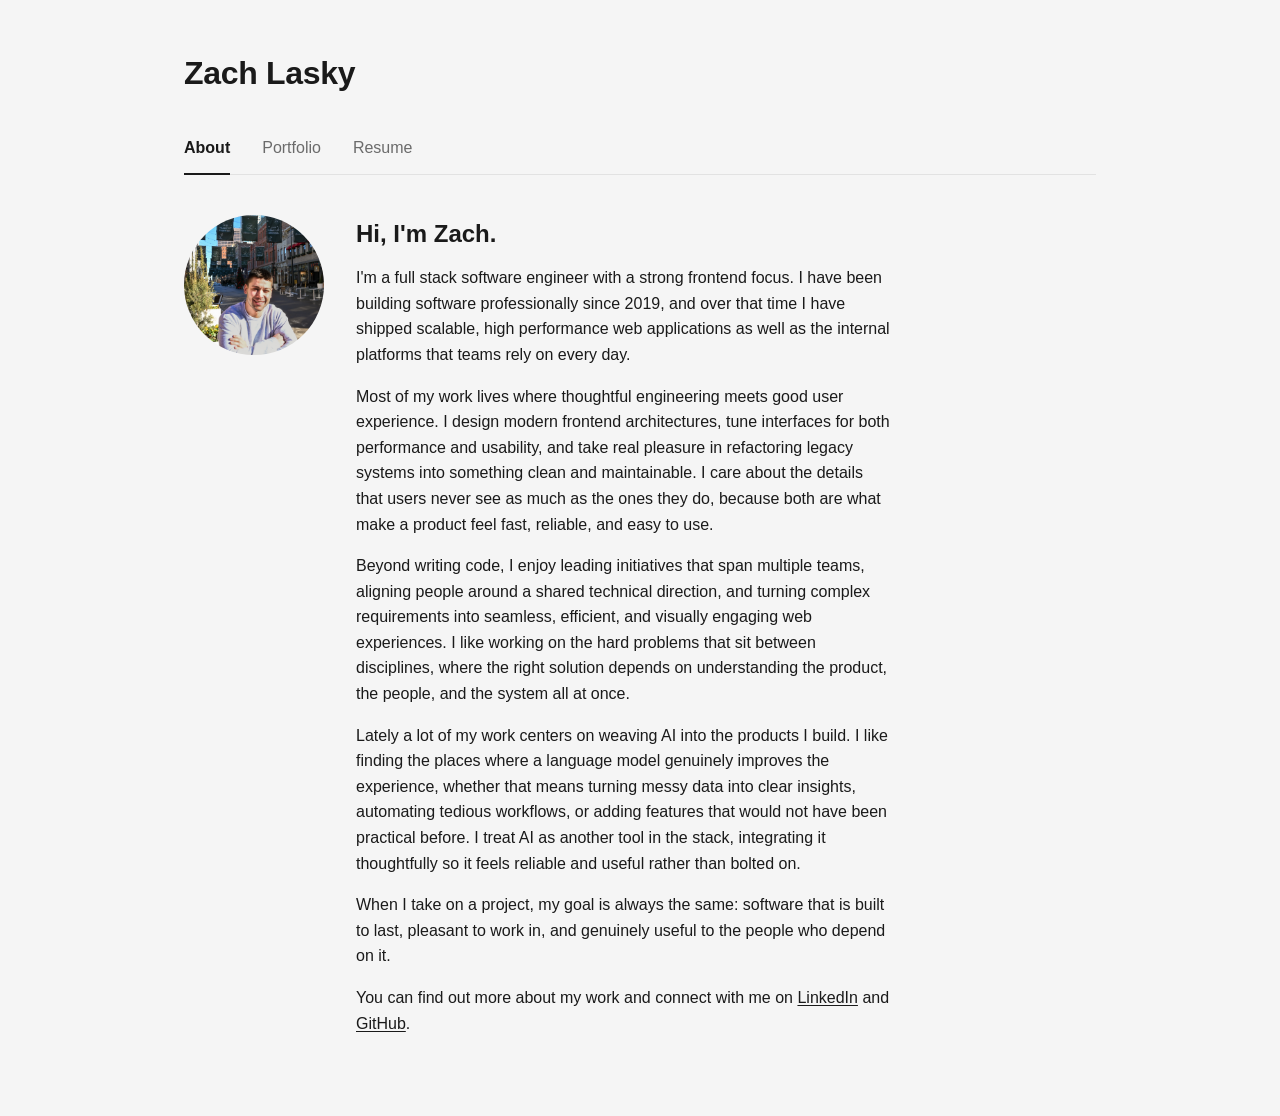
<file: index.html>
<!doctype html>
<html lang="en">
  <head>
    <meta charset="UTF-8" />
    <meta name="viewport" content="width=device-width, initial-scale=1.0" />
    <title>Zach Lasky — About</title>
    <link rel="icon" type="image/png" href="assets/logo.png" />
    <link rel="stylesheet" href="styles.css" />
  </head>
  <body>
    <div class="container">
      <header>
        <h1><a href="index.html">Zach Lasky</a></h1>
        <nav>
          <a href="index.html" class="active">About</a>
          <a href="portfolio.html">Portfolio</a>
          <a href="resume.html">Resume</a>
        </nav>
      </header>

      <main>
        <section class="about">
          <div class="photo">
            <img src="assets/avatar.jpg" alt="Zach Lasky" />
          </div>
          <div class="bio">
            <h2>Hi, I'm Zach.</h2>
            <p>
              I'm a full stack software engineer with a strong frontend focus. I have been building
              software professionally since 2019, and over that time I have shipped scalable, high
              performance web applications as well as the internal platforms that teams rely on
              every day.
            </p>
            <p>
              Most of my work lives where thoughtful engineering meets good user experience. I
              design modern frontend architectures, tune interfaces for both performance and
              usability, and take real pleasure in refactoring legacy systems into something clean
              and maintainable. I care about the details that users never see as much as the ones
              they do, because both are what make a product feel fast, reliable, and easy to use.
            </p>
            <p>
              Beyond writing code, I enjoy leading initiatives that span multiple teams, aligning
              people around a shared technical direction, and turning complex requirements into
              seamless, efficient, and visually engaging web experiences. I like working on the hard
              problems that sit between disciplines, where the right solution depends on
              understanding the product, the people, and the system all at once.
            </p>
            <p>
              Lately a lot of my work centers on weaving AI into the products I build. I like
              finding the places where a language model genuinely improves the experience, whether
              that means turning messy data into clear insights, automating tedious workflows, or
              adding features that would not have been practical before. I treat AI as another tool
              in the stack, integrating it thoughtfully so it feels reliable and useful rather than
              bolted on.
            </p>
            <p>
              When I take on a project, my goal is always the same: software that is built to last,
              pleasant to work in, and genuinely useful to the people who depend on it.
            </p>
            <p>
              You can find out more about my work and connect with me on
              <a href="https://www.linkedin.com/in/zach-lasky" target="_blank" rel="noopener"
                >LinkedIn</a
              >
              and
              <a href="https://github.com/zachlasky" target="_blank" rel="noopener">GitHub</a>.
            </p>
          </div>
        </section>
      </main>
    </div>
  </body>
</html>
</file>
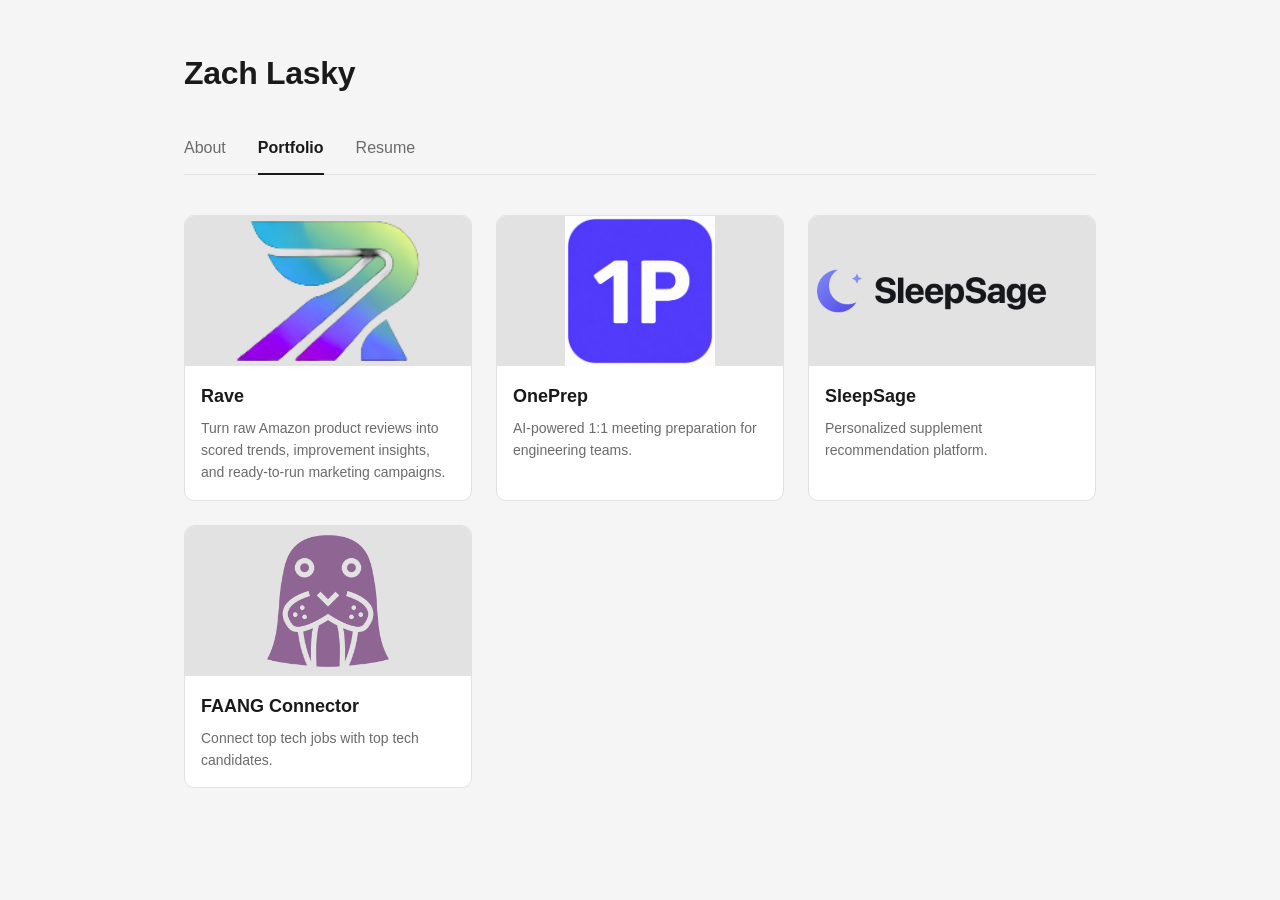
<file: portfolio.html>
<!doctype html>
<html lang="en">
  <head>
    <meta charset="UTF-8" />
    <meta name="viewport" content="width=device-width, initial-scale=1.0" />
    <title>Zach Lasky — Portfolio</title>
    <link rel="icon" type="image/png" href="assets/logo.png" />
    <link rel="stylesheet" href="styles.css" />
  </head>
  <body>
    <div class="container">
      <header>
        <h1><a href="index.html">Zach Lasky</a></h1>
        <nav>
          <a href="index.html">About</a>
          <a href="portfolio.html" class="active">Portfolio</a>
          <a href="resume.html">Resume</a>
        </nav>
      </header>

      <main>
        <div class="grid">
          <a class="card" href="https://github.com/zachlasky/rave" target="_blank" rel="noopener">
            <div class="thumb">
              <img src="assets/rave.png" alt="Rave project screenshot" />
            </div>
            <div class="body">
              <h3>Rave</h3>
              <p>
                Turn raw Amazon product reviews into scored trends, improvement insights, and
                ready-to-run marketing campaigns.
              </p>
            </div>
          </a>

          <a
            class="card"
            href="https://github.com/zachlasky/oneprep"
            target="_blank"
            rel="noopener"
          >
            <div class="thumb">
              <img src="assets/oneprep.png" alt="OnePrep project screenshot" />
            </div>
            <div class="body">
              <h3>OnePrep</h3>
              <p>AI-powered 1:1 meeting preparation for engineering teams.</p>
            </div>
          </a>

          <a
            class="card"
            href="https://github.com/zachlasky/sleepsage"
            target="_blank"
            rel="noopener"
          >
            <div class="thumb">
              <img src="assets/sleepsage.png" alt="SleepSage project screenshot" />
            </div>
            <div class="body">
              <h3>SleepSage</h3>
              <p>Personalized supplement recommendation platform.</p>
            </div>
          </a>

          <a
            class="card"
            href="https://github.com/zachlasky/faangconnector"
            target="_blank"
            rel="noopener"
          >
            <div class="thumb">
              <img src="assets/faangconnector.png" alt="Faang Connector project screenshot" />
            </div>
            <div class="body">
              <h3>FAANG Connector</h3>
              <p>Connect top tech jobs with top tech candidates.</p>
            </div>
          </a>
        </div>
      </main>
    </div>
  </body>
</html>
</file>
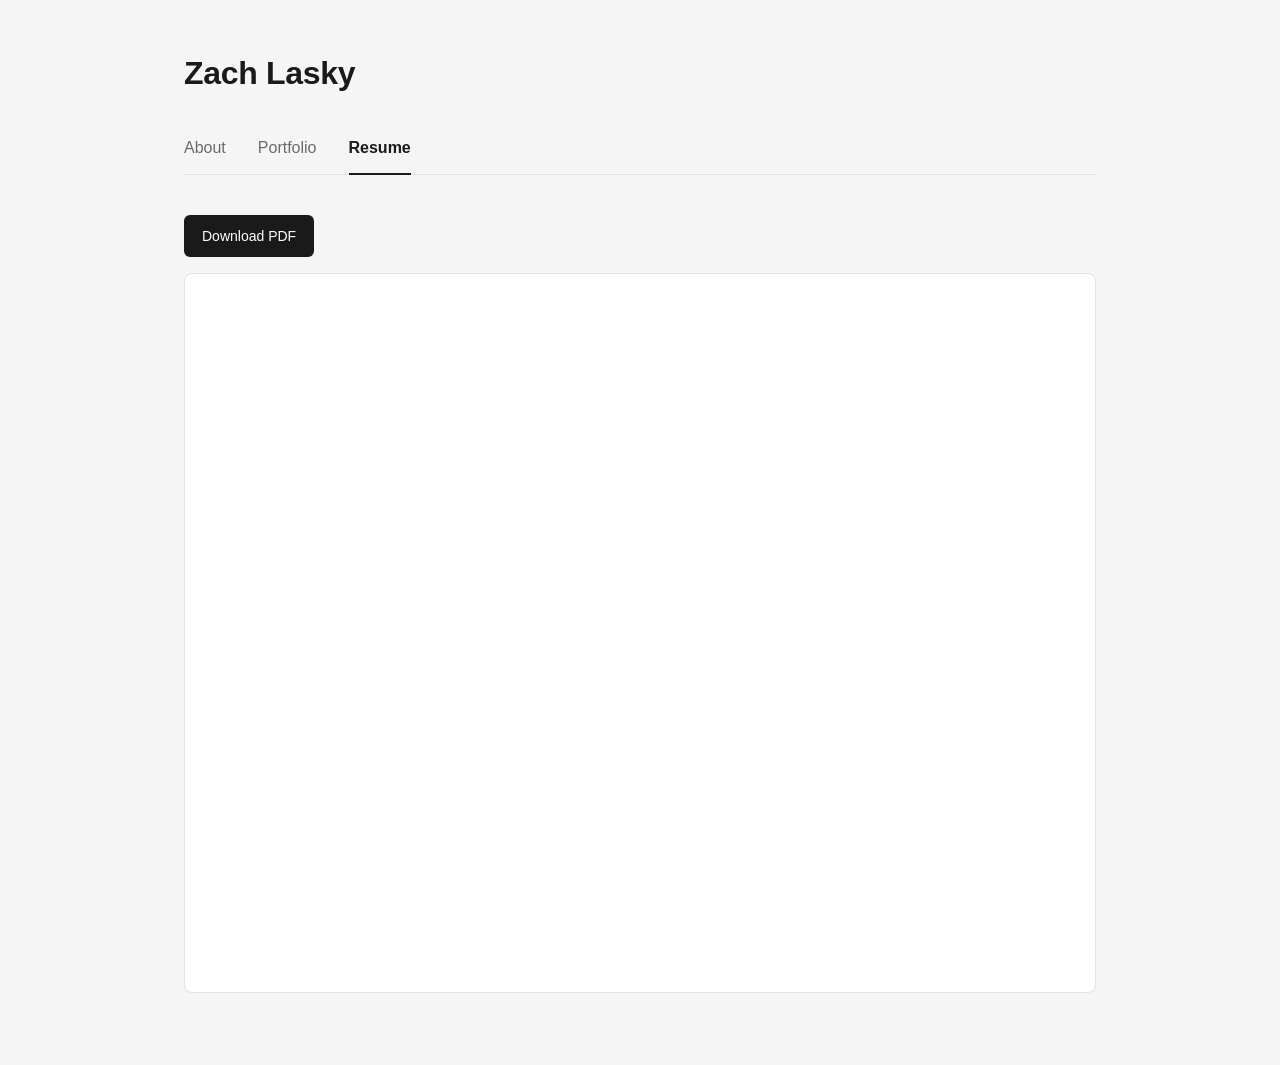
<file: resume.html>
<!DOCTYPE html>
<html lang="en">
  <head>
    <meta charset="UTF-8" />
    <meta name="viewport" content="width=device-width, initial-scale=1.0" />
    <title>Zach Lasky — Resume</title>
    <link rel="icon" type="image/png" href="assets/logo.png" />
    <link rel="stylesheet" href="styles.css" />
  </head>
  <body>
    <div class="container">
      <header>
        <h1><a href="index.html">Zach Lasky</a></h1>
        <nav>
          <a href="index.html">About</a>
          <a href="portfolio.html">Portfolio</a>
          <a href="resume.html" class="active">Resume</a>
        </nav>
      </header>

      <main>
        <div class="resume-actions">
          <a class="btn" href="resume.pdf" download>Download PDF</a>
        </div>
        <iframe
          class="resume-frame"
          src="resume.pdf"
          title="Zach Lasky resume"
        ></iframe>
      </main>
    </div>
  </body>
</html>
</file>
<file: styles.css>
:root {
  --bg: #f5f5f5;
  --surface: #ffffff;
  --text: #1a1a1a;
  --muted: #6b6b6b;
  --border: #e2e2e2;
  --accent: #1a1a1a;
}

* {
  box-sizing: border-box;
}

body {
  margin: 0;
  background: var(--bg);
  color: var(--text);
  font-family: -apple-system, BlinkMacSystemFont, 'Segoe UI', Roboto, Helvetica, Arial, sans-serif;
  line-height: 1.6;
}

.container {
  max-width: 960px;
  margin: 0 auto;
  padding: 0 24px;
}

/* Header + nav */
header {
  padding: 48px 0 0;
}

header h1 {
  margin: 0;
  font-size: 32px;
  font-weight: 600;
  letter-spacing: -0.01em;
}

header h1 a {
  color: inherit;
  text-decoration: none;
}

nav {
  display: flex;
  gap: 32px;
  margin-top: 24px;
  border-bottom: 1px solid var(--border);
}

nav a {
  padding: 12px 0;
  margin-bottom: -1px;
  font-size: 16px;
  color: var(--muted);
  text-decoration: none;
  border-bottom: 2px solid transparent;
  transition: color 0.15s ease;
}

nav a:hover {
  color: var(--text);
}

nav a.active {
  color: var(--accent);
  border-bottom-color: var(--accent);
  font-weight: 600;
}

/* Page content */
main {
  padding: 40px 0 64px;
}

/* About */
.about {
  display: flex;
  gap: 32px;
  align-items: flex-start;
}

.about .photo {
  flex: 0 0 140px;
  width: 140px;
  height: 140px;
  border-radius: 50%;
  background: var(--border);
  display: flex;
  align-items: center;
  justify-content: center;
  color: var(--muted);
  font-size: 13px;
  overflow: hidden;
}

.about .photo img {
  width: 100%;
  height: 100%;
  object-fit: cover;
}

.about .bio h2 {
  margin: 0 0 12px;
  font-size: 24px;
  font-weight: 600;
}

.about .bio p {
  margin: 0 0 16px;
  color: var(--text);
  max-width: 60ch;
}

.about .bio a {
  color: var(--accent);
  font-weight: 500;
  text-decoration: underline;
  text-underline-offset: 2px;
}

.about .bio a:hover {
  opacity: 0.7;
}

/* Resume */
.resume-actions {
  margin-bottom: 16px;
}

.btn {
  display: inline-block;
  padding: 10px 18px;
  background: var(--accent);
  color: #fff;
  text-decoration: none;
  border-radius: 6px;
  font-size: 14px;
  font-weight: 500;
}

.btn:hover {
  opacity: 0.9;
}

.resume-frame {
  width: 100%;
  height: 80vh;
  border: 1px solid var(--border);
  border-radius: 8px;
  background: var(--surface);
}

/* Portfolio */
.grid {
  display: grid;
  grid-template-columns: repeat(auto-fill, minmax(260px, 1fr));
  gap: 24px;
}

.card {
  background: var(--surface);
  border: 1px solid var(--border);
  border-radius: 10px;
  overflow: hidden;
  display: flex;
  flex-direction: column;
  color: inherit;
  text-decoration: none;
  cursor: pointer;
  transition:
    transform 0.15s ease,
    box-shadow 0.15s ease;
}

.card:hover {
  transform: scale(1.02);
  box-shadow: 0 8px 20px rgba(0, 0, 0, 0.1);
}

.card .thumb {
  height: 150px;
  background: var(--border);
  display: flex;
  align-items: center;
  justify-content: center;
  color: var(--muted);
  font-size: 13px;
}

.card .thumb img {
  width: 100%;
  height: 100%;
  object-fit: contain;
}

.card .body {
  padding: 16px;
}

.card .body h3 {
  margin: 0 0 6px;
  font-size: 18px;
  font-weight: 600;
  color: var(--accent);
}

.card:hover .body h3 {
  text-decoration: underline;
  text-underline-offset: 2px;
}

.card .body p {
  margin: 0;
  color: var(--muted);
  font-size: 14px;
}

/* Mobile */
@media (max-width: 600px) {
  header {
    padding-top: 32px;
  }

  nav {
    gap: 20px;
  }

  .about {
    flex-direction: column;
    align-items: center;
    text-align: center;
  }

  .about .bio p {
    text-align: left;
  }
}
</file>
